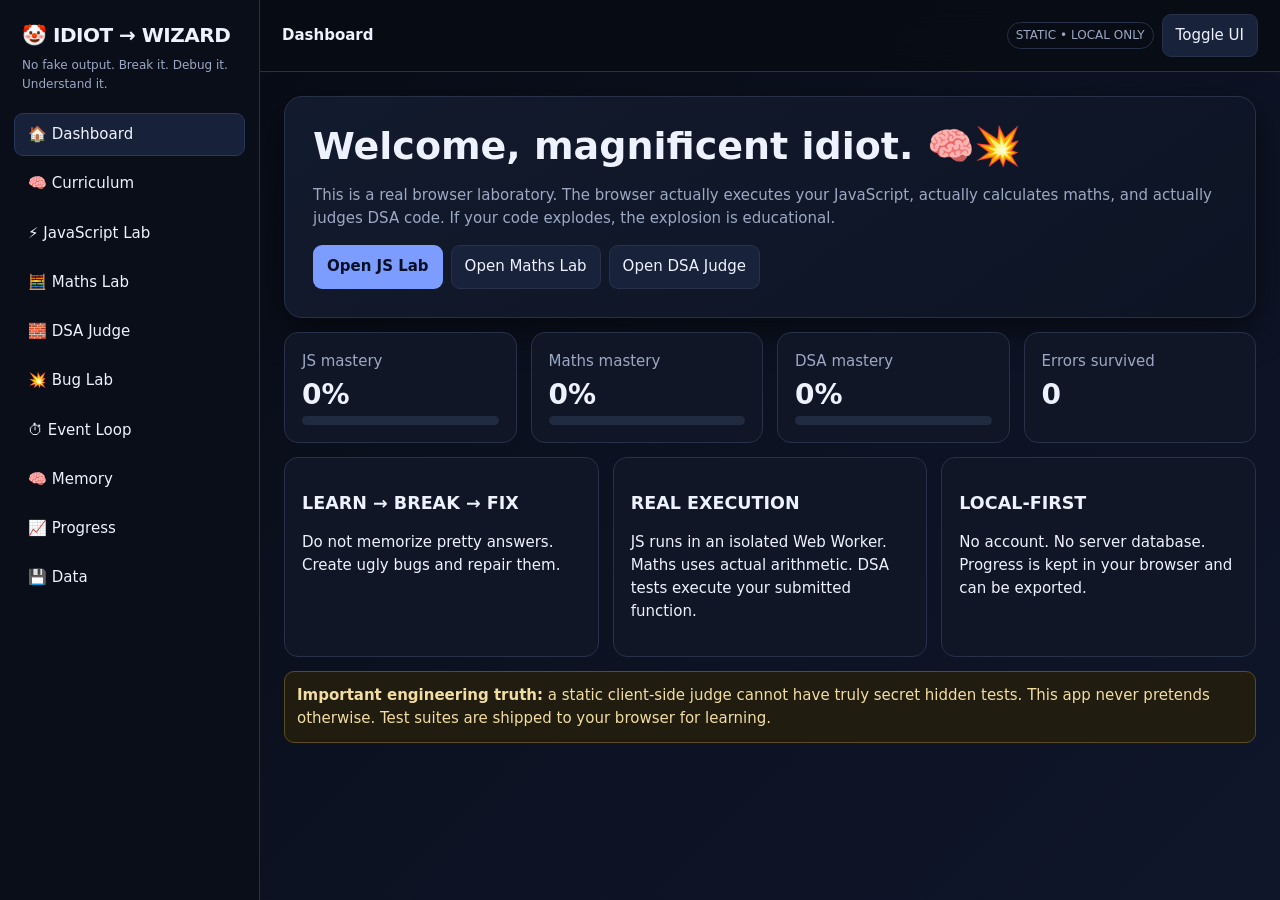
<file: index.html>
<!doctype html>
<html lang="en">
<head>
<meta charset="utf-8">
<meta name="viewport" content="width=device-width,initial-scale=1">
<meta name="theme-color" content="#0b1020">
<meta name="description" content="IDIOT → WIZARD: real JavaScript, Mathematics and DSA learning laboratory.">
<title>IDIOT → WIZARD — Real JS + Maths + DSA Lab</title>
<style>
:root{--bg:#080b14;--panel:#101625;--panel2:#151c2e;--text:#eef2ff;--muted:#9ca8c4;--line:#27314a;--accent:#7c9cff;--good:#42d392;--bad:#ff6b7a;--warn:#ffc857;--shadow:0 12px 35px #0008}
*{box-sizing:border-box}body{margin:0;background:linear-gradient(135deg,#070a12,#0c1222 55%,#10162a);color:var(--text);font:15px/1.55 system-ui,-apple-system,Segoe UI,Roboto,sans-serif}button,input,textarea,select{font:inherit}button{cursor:pointer;border:1px solid var(--line);background:#18223a;color:var(--text);padding:9px 13px;border-radius:9px}button:hover{filter:brightness(1.18)}button.primary{background:var(--accent);color:#081022;border-color:transparent;font-weight:800}button.danger{background:#3a1720;border-color:#6a2634}.app{display:grid;grid-template-columns:260px 1fr;min-height:100vh}.side{position:sticky;top:0;height:100vh;padding:20px 14px;border-right:1px solid var(--line);background:#090e19}.brand{font-size:20px;font-weight:900;letter-spacing:-.5px;margin:0 8px 5px}.tag{color:var(--muted);font-size:12px;margin:0 8px 20px}.nav{display:grid;gap:6px}.nav button{text-align:left;background:transparent;border-color:transparent}.nav button.active{background:#18213a;border-color:#2a385a}.main{min-width:0}.top{position:sticky;top:0;z-index:5;display:flex;justify-content:space-between;align-items:center;padding:14px 22px;background:#080c15eF;backdrop-filter:blur(12px);border-bottom:1px solid var(--line)}.wrap{max-width:1500px;margin:auto;padding:24px}.page{display:none}.page.active{display:block}.hero{padding:28px;border:1px solid var(--line);border-radius:18px;background:linear-gradient(145deg,#121a2d,#0d1424);box-shadow:var(--shadow)}h1,h2,h3{line-height:1.15}h1{font-size:38px;margin:0 0 8px}.muted{color:var(--muted)}.grid{display:grid;gap:14px}.g2{grid-template-columns:repeat(2,minmax(0,1fr))}.g3{grid-template-columns:repeat(3,minmax(0,1fr))}.g4{grid-template-columns:repeat(4,minmax(0,1fr))}.card{background:var(--panel);border:1px solid var(--line);border-radius:14px;padding:17px}.stat{font-size:28px;font-weight:900}.pill{display:inline-block;padding:3px 8px;border:1px solid var(--line);border-radius:999px;color:var(--muted);font-size:12px}.bar{height:9px;background:#202a40;border-radius:20px;overflow:hidden}.bar>i{display:block;height:100%;background:var(--accent)}.toolbar{display:flex;gap:8px;flex-wrap:wrap;align-items:center}.lab{display:grid;grid-template-columns:1fr 1fr;gap:14px}.editor{width:100%;min-height:390px;resize:vertical;background:#070a10;color:#e8efff;border:1px solid #303b58;border-radius:10px;padding:15px;font:14px/1.55 ui-monospace,SFMono-Regular,Consolas,monospace;tab-size:2}.console{min-height:390px;max-height:620px;overflow:auto;background:#05070c;border:1px solid #303b58;border-radius:10px;padding:15px;white-space:pre-wrap;font:13px/1.55 ui-monospace,Consolas,monospace}.ok{color:var(--good)}.err{color:var(--bad)}.warn{color:var(--warn)}.teach{border-left:4px solid var(--accent);background:#111a2d;padding:13px;border-radius:8px}.row{display:flex;gap:8px;align-items:center;flex-wrap:wrap}.field{display:grid;gap:5px}.field input,.field textarea,.field select{background:#0a1020;color:var(--text);border:1px solid var(--line);border-radius:8px;padding:9px}.field input{min-width:130px}.table{width:100%;border-collapse:collapse}.table th,.table td{border-bottom:1px solid var(--line);padding:9px;text-align:left;vertical-align:top}.challenge pre{white-space:pre-wrap}.hidden{display:none!important}.lesson{padding:14px;border:1px solid var(--line);border-radius:12px;background:#0d1423}.lesson.done{border-color:#287f5a}.tree{max-height:550px;overflow:auto}.tree details{border-bottom:1px solid var(--line);padding:7px}.tree summary{cursor:pointer;font-weight:750}.tree ul{margin:8px 0 0 20px;color:var(--muted)}.kbd{font:12px ui-monospace;padding:2px 6px;border:1px solid var(--line);border-radius:5px;background:#0b1020}.notice{padding:12px;border-radius:10px;background:#201c0f;border:1px solid #5c4d20;color:#f3dda0}.dangerbox{padding:12px;border-radius:10px;background:#241116;border:1px solid #6b2936}.successbox{padding:12px;border-radius:10px;background:#0e241b;border:1px solid #246d4c}@media(max-width:1000px){.app{grid-template-columns:1fr}.side{position:static;height:auto;border-right:0;border-bottom:1px solid var(--line)}.nav{grid-template-columns:repeat(3,1fr)}.lab,.g4,.g3{grid-template-columns:1fr 1fr}}@media(max-width:650px){.wrap{padding:13px}.nav{grid-template-columns:1fr 1fr}.g2,.g3,.g4,.lab{grid-template-columns:1fr}h1{font-size:29px}}
</style>
</head>
<body>
<div class="app">
<aside class="side">
  <div class="brand">🤡 IDIOT → WIZARD</div>
  <div class="tag">No fake output. Break it. Debug it. Understand it.</div>
  <div class="nav">
    <button data-page="home" class="active">🏠 Dashboard</button>
    <button data-page="curriculum">🧠 Curriculum</button>
    <button data-page="js">⚡ JavaScript Lab</button>
    <button data-page="math">🧮 Maths Lab</button>
    <button data-page="dsa">🧱 DSA Judge</button>
    <button data-page="bugs">💥 Bug Lab</button>
    <button data-page="event">⏱ Event Loop</button>
    <button data-page="memory">🧠 Memory</button>
    <button data-page="progress">📈 Progress</button>
    <button data-page="data">💾 Data</button>
  </div>
</aside>
<main class="main">
<header class="top"><strong id="pageTitle">Dashboard</strong><div class="toolbar"><span class="pill">STATIC • LOCAL ONLY</span><button id="themeBtn">Toggle UI</button></div></header>
<div class="wrap">

<section id="home" class="page active">
<div class="hero"><h1>Welcome, magnificent idiot. 🧠💥</h1><p class="muted">This is a real browser laboratory. The browser actually executes your JavaScript, actually calculates maths, and actually judges DSA code. If your code explodes, the explosion is educational.</p><div class="toolbar"><button class="primary" data-go="js">Open JS Lab</button><button data-go="math">Open Maths Lab</button><button data-go="dsa">Open DSA Judge</button></div></div>
<div class="grid g4" style="margin-top:14px">
<div class="card"><div class="muted">JS mastery</div><div class="stat" id="jsStat">0%</div><div class="bar"><i id="jsBar"></i></div></div>
<div class="card"><div class="muted">Maths mastery</div><div class="stat" id="mathStat">0%</div><div class="bar"><i id="mathBar"></i></div></div>
<div class="card"><div class="muted">DSA mastery</div><div class="stat" id="dsaStat">0%</div><div class="bar"><i id="dsaBar"></i></div></div>
<div class="card"><div class="muted">Errors survived</div><div class="stat" id="errStat">0</div></div>
</div>
<div class="grid g3" style="margin-top:14px">
<div class="card"><h3>LEARN → BREAK → FIX</h3><p>Do not memorize pretty answers. Create ugly bugs and repair them.</p></div>
<div class="card"><h3>REAL EXECUTION</h3><p>JS runs in an isolated Web Worker. Maths uses actual arithmetic. DSA tests execute your submitted function.</p></div>
<div class="card"><h3>LOCAL-FIRST</h3><p>No account. No server database. Progress is kept in your browser and can be exported.</p></div>
</div>
<div class="notice" style="margin-top:14px"><b>Important engineering truth:</b> a static client-side judge cannot have truly secret hidden tests. This app never pretends otherwise. Test suites are shipped to your browser for learning.</div>
</section>

<section id="curriculum" class="page">
<div class="hero"><h1>Full Curriculum</h1><p class="muted">The map is intentionally enormous. Tick topics only after you can explain and use them.</p></div>
<div class="grid g2" style="margin-top:14px">
<div class="card"><h2>JavaScript — from zero to dangerous</h2><div id="jsCurr" class="tree"></div></div>
<div class="card"><h2>Mathematics — the machinery underneath DSA</h2><div id="mathCurr" class="tree"></div></div>
<div class="card"><h2>DSA — from array potato to algorithm wizard</h2><div id="dsaCurr" class="tree"></div></div>
<div class="card"><h2>Practical Engineering</h2><div id="engCurr" class="tree"></div></div>
</div>
</section>

<section id="js" class="page">
<div class="hero"><h1>⚡ JavaScript Lab</h1><p class="muted">Run real code. Syntax error? Runtime error? Wrong output? Good. We teach the corpse.</p></div>
<div class="toolbar" style="margin:14px 0"><button class="primary" id="runJS">▶ Run</button><button id="stopJS">■ Stop</button><button id="clearJS">Clear</button><button id="explainJS">Explain last result</button><select id="jsPreset"><option value="">Presets…</option><option value="hello">Hello + types</option><option value="bug">Broken code</option><option value="async">Async ordering</option><option value="rec">Recursion</option><option value="closure">Closure</option><option value="reference">Reference trap</option></select></div>
<div class="lab"><div><textarea id="jsCode" class="editor">// REAL JAVASCRIPT LAB
console.log("Hello, idiot → wizard!");
const numbers = [1, 2, 3, 4];
console.log(numbers.map(n => n * 2));
</textarea></div><div id="jsOut" class="console">Press Run. The browser will execute the code.</div></div>
<div id="jsTeach" style="margin-top:14px"></div>
</section>

<section id="math" class="page">
<div class="hero"><h1>🧮 Maths Lab</h1><p class="muted">Calculators are actual calculators. No pre-written answers pretending to be mathematics.</p></div>
<div class="card" style="margin-top:14px"><div class="toolbar"><select id="mathTool"><option value="expr">Expression</option><option value="gcd">GCD / LCM</option><option value="prime">Prime / Factorization</option><option value="stats">Statistics</option><option value="quad">Quadratic equation</option><option value="mod">Modular arithmetic</option><option value="matrix">2×2 Matrix</option><option value="comb">Combinatorics</option><option value="percent">Percentage</option><option value="binary">Binary / Hex / Bitwise</option></select></div><div id="mathForm" style="margin-top:14px"></div><div id="mathResult" style="margin-top:14px"></div></div>
</section>

<section id="dsa" class="page">
<div class="hero"><h1>🧱 DSA Judge</h1><p class="muted">You write the function. The browser supplies tests. Actual expected vs actual. Actual pass/fail.</p></div>
<div class="toolbar" style="margin:14px 0"><select id="dsaChallenge"></select><button class="primary" id="runDSA">Run tests</button><button id="randomDSA">Random challenge</button></div>
<div id="dsaInfo" class="card challenge"></div>
<div class="lab" style="margin-top:14px"><textarea id="dsaCode" class="editor"></textarea><div id="dsaOut" class="console">Tests have not run.</div></div>
<div id="dsaTeach" style="margin-top:14px"></div>
</section>

<section id="bugs" class="page">
<div class="hero"><h1>💥 Bug Lab</h1><p class="muted">Every bug is a teacher wearing a clown costume.</p></div>
<div id="bugList" class="grid g2" style="margin-top:14px"></div>
</section>

<section id="event" class="page">
<div class="hero"><h1>⏱ Event Loop Laboratory</h1><p class="muted">Predict first. Then let the real browser tell you whether your brain lied.</p></div>
<div class="card" style="margin-top:14px"><textarea id="eventCode" class="editor" style="min-height:250px">console.log("A");
setTimeout(() => console.log("B - timer"), 0);
Promise.resolve().then(() => console.log("C - microtask"));
console.log("D");</textarea><div class="toolbar" style="margin-top:10px"><button class="primary" id="runEvent">Run real code</button><button id="clearEvent">Clear output</button></div><div id="eventOut" class="console" style="margin-top:10px">Expected by you? Write it down first. Then run.</div></div>
</section>

<section id="memory" class="page">
<div class="hero"><h1>🧠 Memory & References</h1><p class="muted">The browser owns the real heap and garbage collector, so we teach observable reference behavior rather than drawing fake RAM diagrams and calling them reality.</p></div>
<div class="grid g2" style="margin-top:14px">
<div class="card"><h3>Reference identity</h3><pre class="console" style="min-height:180px">const a = {x: 1};
const b = a;
b.x = 99;
console.log(a.x); // 99</pre><button class="primary" id="runMemory">Run experiment</button></div>
<div class="card"><h3>Garbage collection</h3><p>JavaScript engines decide when unreachable objects are collected. You cannot demand “collect now” from ordinary browser JavaScript. We therefore separate observable reference behavior from implementation-dependent GC behavior.</p><div class="teach">Engineer rule: if your explanation requires knowing the exact GC moment, stop pretending. Measure what is observable and use documentation for engine internals.</div></div>
</div><div id="memoryOut" class="console" style="margin-top:14px">No experiment yet.</div>
</section>

<section id="progress" class="page">
<div class="hero"><h1>📈 Progress</h1><p class="muted">Progress is stored locally. No account required.</p></div><div id="progressBody" style="margin-top:14px"></div>
</section>

<section id="data" class="page">
<div class="hero"><h1>💾 Your Data</h1><p class="muted">Export a JSON backup. Import it later. Nothing is uploaded by this app.</p></div>
<div class="card" style="margin-top:14px"><div class="toolbar"><button class="primary" id="exportData">Export JSON</button><label><button>Import JSON</button><input id="importData" type="file" accept=".json" hidden></label><button class="danger" id="resetData">Reset local progress</button></div><div id="dataStatus" style="margin-top:14px"></div></div>
</section>

</div></main></div>

<script>
"use strict";
const STORE_KEY="idiot-wizard-v1";
const state=JSON.parse(localStorage.getItem(STORE_KEY)||'{"topics":{},"runs":0,"errors":0,"attempts":0,"theme":0,"notes":[]}');
function save(){localStorage.setItem(STORE_KEY,JSON.stringify(state));updateStats()}
function $(s){return document.querySelector(s)} function $all(s){return [...document.querySelectorAll(s)]}
function esc(x){return String(x).replace(/[&<>"]/g,c=>({"&":"&amp;","<":"&lt;",">":"&gt;",'"':"&quot;"}[c]))}
function go(page){$all(".page").forEach(x=>x.classList.toggle("active",x.id===page));$all(".nav button").forEach(x=>x.classList.toggle("active",x.dataset.page===page));$("#pageTitle").textContent=({home:"Dashboard",curriculum:"Curriculum",js:"JavaScript Lab",math:"Maths Lab",dsa:"DSA Judge",bugs:"Bug Lab",event:"Event Loop",memory:"Memory",progress:"Progress",data:"Data"})[page]||page}
$all("[data-page]").forEach(b=>b.onclick=()=>go(b.dataset.page));$all("[data-go]").forEach(b=>b.onclick=()=>go(b.dataset.go));
$("#themeBtn").onclick=()=>{state.theme=state.theme?0:1;document.body.style.filter=state.theme?"saturate(.75) brightness(.9)":"";save()};

const curriculum={
js:["Programming foundations","ECMAScript and engines","let / const / var","Primitive types","Objects and property descriptors","Operators","Type conversion and coercion","Control flow","Functions and parameters","Higher-order functions","Recursion","Closures","Scope and hoisting","Arrays and array algorithms","Strings and Unicode / UTF-16","Number / BigInt / floating point","Math API","Dates / time / UTC","RegExp","Destructuring","Spread / rest","Prototypes","Classes","this / call / apply / bind","Iterators and generators","Symbols","Map / Set / WeakMap / WeakSet","Errors and stack traces","Callbacks","Event loop","Promises","async / await","Promise combinators","Memory / reachability / GC","ES modules","Node.js runtime","Filesystem / streams / buffers","Browser APIs","DOM","Events / delegation","Forms / validation","Fetch / HTTP / JSON","URL / History / Location","Cookies / Web Storage / IndexedDB","Workers / Service Workers","Canvas / Web Audio","WebSockets / WebRTC","Streams","Web Crypto","Security: XSS / CSRF / CORS / SOP","npm / package.json / semver","Bundlers / transpilers / source maps","Testing / assertions / mocks","Performance / profiling / rendering","Proxy / Reflect / metaprogramming","Typed arrays / ArrayBuffer / DataView","Intl / serialization","Atomics / SharedArrayBuffer","Advanced async iterators"],
math:["Arithmetic and order of operations","Integers and negatives","Fractions and decimals","Percentages","Ratios and proportions","Factors and multiples","Prime numbers","GCD and LCM","Divisibility","Algebraic expressions","Equations","Inequalities","Functions and graphs","Coordinate geometry","Sequences","Series","Exponents and roots","Logarithms","Logic and truth tables","Sets","Relations and functions","Proof by induction","Contradiction and contrapositive","Counting","Permutations and combinations","Pigeonhole principle","Recurrences","Modular arithmetic","Euclidean algorithm","Extended Euclidean algorithm","Congruences","Fermat's little theorem","Probability","Conditional probability","Bayes theorem","Independence","Expected value and variance","Random variables","Distributions","Statistics","Mean / median / mode","Standard deviation","Correlation / regression","Vectors","Matrices","Linear systems","Determinants","Gaussian elimination","Eigenvalues / eigenvectors","Graph theory","Trees as mathematical objects","Limits","Derivatives","Integrals","Optimization","Numerical methods","Binary / hexadecimal / bitwise mathematics"],
dsa:["Big-O / Omega / Theta","Best / average / worst case","Amortized analysis","Arrays","Prefix sums","Difference arrays","Sliding window","Two pointers","Kadane's algorithm","Matrix algorithms","String frequency","Palindrome","Anagrams","Substring search","KMP","Rabin-Karp","Z algorithm","Linked lists","Fast / slow pointers","Stacks","Expression evaluation","Monotonic stack","Queues","Deque","Priority queues","Hash tables","Hash functions and collisions","Binary trees","Tree traversals","BST","AVL trees","Red-black trees","Heaps","Tries","Segment trees","Fenwick trees","Graphs","BFS","DFS","Components","Cycle detection","Topological sorting","Dijkstra","Bellman-Ford","Floyd-Warshall","Minimum spanning tree","Kruskal","Prim","Disjoint Set Union","SCC","Bridges","Articulation points","Brute force","Divide and conquer","Greedy","Backtracking","Memoization","Dynamic programming","Bit manipulation","Randomized algorithms","Range queries","Network flow","Matching","Computational geometry","Advanced DP","Advanced string algorithms"],
eng:["Debugging workflow","Reading stack traces","Test design","Assertions","Edge-case design","Property-based thinking","Benchmarking","Complexity measurement","Memory reasoning","Code review","Refactoring","Security fundamentals","Browser DevTools","Git and version control","Modules and project structure","Accessibility","Web performance","Capstone projects"]
};
function renderCurriculum(){for(const [id,items] of Object.entries(curriculum)){const el=$("#"+id+"Curr");if(!el)continue;el.innerHTML=items.map((x,i)=>'<label class="lesson"><input type="checkbox" data-topic="'+id+'::'+i+'" '+(state.topics[id+"::"+i]?"checked":"")+'> '+esc(x)+'</label>').join("")}$("#engCurr").innerHTML=curriculum.eng.map((x,i)=>'<label class="lesson"><input type="checkbox" data-topic="eng::'+i+'" '+(state.topics["eng::"+i]?"checked":"")+'> '+esc(x)+'</label>').join("");$all("[data-topic]").forEach(c=>c.onchange=()=>{state.topics[c.dataset.topic]=c.checked;save();renderCurriculum()})}
renderCurriculum();

const presets={
hello:`const name = "wizard";
const n = 42;
console.log("name:", name);
console.log("typeof n:", typeof n);
console.log("2 + " + "2 =", 2 + 2);`,
bug:`function add(a, b) {
  return a + c;
}
console.log(add(2, 3));`,
async:`console.log("A");
setTimeout(() => console.log("B - timer"), 0);
Promise.resolve().then(() => console.log("C - microtask"));
console.log("D");`,
rec:`function factorial(n) {
  if (n === 0) return 1;
  return n * factorial(n - 1);
}
console.log(factorial(5));`,
closure:`function counter() {
  let n = 0;
  return () => ++n;
}
const next = counter();
console.log(next(), next(), next());`,
reference:`const a = {x: 1};
const b = a;
b.x = 99;
console.log("a.x =", a.x);
console.log("a === b =", a === b);`
};
$("#jsPreset").onchange=e=>{if(presets[e.target.value])$("#jsCode").value=presets[e.target.value]};
function formatVal(v){if(typeof v==="string")return v;try{return JSON.stringify(v,(k,x)=>typeof x==="bigint"?x+"n":x,2)}catch{return String(v)}}
let worker=null;
function teachError(msg,kind="Error"){state.errors++;save();const m=String(msg);let idiot="The code face-planted.";if(/SyntaxError/i.test(m)){kind="Syntax error";idiot="You broke the grammar. JavaScript is a strict little grammar goblin."}else if(/ReferenceError/i.test(m)){kind="Reference error";idiot="You called a name JavaScript cannot find. The variable is hiding under the bed."}else if(/TypeError/i.test(m)){kind="Type error";idiot="You asked a value to do something it cannot do. A banana cannot become a database server."}else if(/RangeError/i.test(m)){kind="Range error";idiot="Your value escaped the allowed range. Mathematics has thrown a chair."}return '<div class="dangerbox"><b>'+esc(kind)+'</b><p>'+esc(idiot)+'</p><div><b>Real error:</b><pre>'+esc(m)+'</pre></div><div><b>Engineer explanation:</b> Read the first useful stack-trace line, identify the operation and value involved, then reproduce the smallest failing case.</div><div class="toolbar" style="margin-top:8px"><button onclick="showHelp()">WHY?</button><button onclick="showFixTip()">SHOW FIX STRATEGY</button></div></div>'}
window.showHelp=()=>alert("DEBUG METHOD:\n1. Read the first useful error line.\n2. Find the exact operation.\n3. Inspect the values/types.\n4. Reduce to a tiny example.\n5. Fix one cause.\n6. Run again.\n7. Add a regression test.");
window.showFixTip=()=>alert("Do not randomly change code. State the expected behavior, find the first divergence, change the smallest necessary thing, then rerun.");
function makeWorker(){const src=`self.onmessage=async e=>{const logs=[];const old={log:console.log,warn:console.warn,error:console.error,info:console.info};const fmt=v=>{try{return typeof v==="string"?v:JSON.stringify(v,(k,x)=>typeof x==="bigint"?x+"n":x,2)}catch{return String(v)}};for(const k of Object.keys(old))console[k]=(...a)=>logs.push({k,args:a.map(fmt)});try{const AsyncFunction=Object.getPrototypeOf(async function(){}).constructor;const fn=new AsyncFunction(e.data.code);const value=await fn();self.postMessage({ok:true,logs,value:fmt(value)})}catch(err){self.postMessage({ok:false,logs,error:String(err&&err.stack||err)})}};`;return new Worker(URL.createObjectURL(new Blob([src],{type:"text/javascript"})))}
$("#runJS").onclick=()=>{if(worker)worker.terminate();worker=makeWorker();state.runs++;save();$("#jsOut").textContent="Running real JavaScript…";$("#jsTeach").innerHTML="";worker.onmessage=e=>{const d=e.data;let out=d.logs.map(x=>"["+x.k+"] "+x.args.join(" ")).join("\n");if(d.value!=="undefined")out+=(out?"\n":"")+"[return] "+d.value;$("#jsOut").textContent=out||"(no console output)";if(!d.ok)$("#jsTeach").innerHTML=teachError(d.error);else $("#jsTeach").innerHTML='<div class="successbox"><b>REAL EXECUTION COMPLETE.</b><p>No runtime exception escaped. That does not prove the logic is correct—tests and expected behavior still matter.</p></div>';worker.terminate();worker=null}};
$("#stopJS").onclick=()=>{if(worker){worker.terminate();worker=null;$("#jsOut").textContent+="\n[stopped]";}};
$("#clearJS").onclick=()=>{$("#jsOut").textContent="Cleared.";$("#jsTeach").innerHTML=""};
$("#explainJS").onclick=()=>{const t=$("#jsTeach");t.innerHTML='<div class="teach"><b>Debug commentary:</b> First classify the result: syntax, runtime, or logic. A successful run only proves that the engine accepted and executed the program. For logic errors, write an invariant and test an edge case.</div>'};

const mathForms={
expr:'<div class="field"><label>Expression</label><input id="mExpr" value="(12 + 8) * 3 / 2"></div>',
gcd:'<div class="row"><div class="field"><label>a</label><input id="ma" type="number" value="48"></div><div class="field"><label>b</label><input id="mb" type="number" value="18"></div></div>',
prime:'<div class="field"><label>n</label><input id="mp" type="number" value="360"></div>',
stats:'<div class="field"><label>Numbers (comma separated)</label><input id="ms" value="2,4,4,4,5,5,7,9"></div>',
quad:'<div class="row"><div class="field"><label>a</label><input id="qa" value="1"></div><div class="field"><label>b</label><input id="qb" value="-5"></div><div class="field"><label>c</label><input id="qc" value="6"></div></div>',
mod:'<div class="row"><div class="field"><label>a</label><input id="moa" value="7"></div><div class="field"><label>mod m</label><input id="mom" value="13"></div><div class="field"><label>power e</label><input id="moe" value="5"></div></div>',
matrix:'<div class="row">'+["a","b","c","d"].map((x,i)=>'<div class="field"><label>'+x+'</label><input id="x'+x+'" value="'+([1,2,3,4][i])+'"></div>').join("")+'</div>',
comb:'<div class="row"><div class="field"><label>n</label><input id="cn" value="10"></div><div class="field"><label>r</label><input id="cr" value="3"></div></div>',
percent:'<div class="row"><div class="field"><label>value</label><input id="pv" value="250"></div><div class="field"><label>percent</label><input id="pp" value="18"></div></div>',
binary:'<div class="row"><div class="field"><label>integer</label><input id="bi" value="42"></div><div class="field"><label>bit shift</label><input id="bs" value="1"></div></div>'
};
function showMathForm(){const t=$("#mathTool").value;$("#mathForm").innerHTML=mathForms[t]+'<button class="primary" id="calcMath" style="margin-top:12px">Calculate</button>';$("#calcMath").onclick=calcMath}
$("#mathTool").onchange=showMathForm;showMathForm();
function gcd(a,b){a=Math.abs(a);b=Math.abs(b);while(b){[a,b]=[b,a%b]}return a}
function factor(n){n=Math.abs(n);const f=[];for(let p=2;p*p<=n;p++){while(n%p===0){f.push(p);n/=p}}if(n>1)f.push(n);return f}
function fact(n){if(!Number.isInteger(n)||n<0||n>170)throw Error("factorial requires integer 0..170 for Number precision");let r=1;for(let i=2;i<=n;i++)r*=i;return r}
function calcMath(){try{const t=$("#mathTool").value;let r;if(t==="expr"){const s=$("#mExpr").value;if(!/^[0-9+*/%().\s^-]+$/.test(s))throw Error("Expression calculator accepts only numeric arithmetic characters.");r=Function("return ("+s+")")()}else if(t==="gcd"){const a=+$("#ma").value,b=+$("#mb").value,g=gcd(a,b);r={gcd:g,lcm:g?Math.abs(a/g*b):0}}else if(t==="prime"){const n=Number($("#mp").value);r={prime:n>=2&&factor(n).length===1&&factor(n)[0]===n,factors:factor(n)}}else if(t==="stats"){const a=$("#ms").value.split(",").map(Number).filter(Number.isFinite).sort((x,y)=>x-y);if(!a.length)throw Error("Need at least one number.");const mean=a.reduce((x,y)=>x+y,0)/a.length;const med=a.length%2?a[(a.length-1)/2]:(a[a.length/2-1]+a[a.length/2])/2;const variance=a.reduce((s,x)=>s+(x-mean)**2,0)/a.length;r={count:a.length,min:a[0],max:a[a.length-1],mean,median:med,variance,populationSD:Math.sqrt(variance)}}else if(t==="quad"){const a=+$("#qa").value,b=+$("#qb").value,c=+$("#qc").value;if(a===0)r={linear:b?[-c/b]:"identity/no solution"};else{const d=b*b-4*a*c;r=d<0?{discriminant:d,roots:"complex",realPart:-b/(2*a),imagPart:Math.sqrt(-d)/(2*a)}:{discriminant:d,roots:[(-b+Math.sqrt(d))/(2*a),(-b-Math.sqrt(d))/(2*a)]}}}else if(t==="mod"){const a=BigInt($("#moa").value),m=BigInt($("#mom").value),e=BigInt($("#moe").value);let base=((a%m)+m)%m,res=1n;for(let x=e;x>0n;x>>=1n){if(x&1n)res=res*base%m;base=base*base%m}r={normalized:String(((a%m)+m)%m),powerMod:String(res),gcd:String(gcd(Number(a),Number(m)))} }else if(t==="matrix"){const a=+$("#xa").value,b=+$("#xb").value,c=+$("#xc").value,d=+$("#xd").value;const det=a*d-b*c;r={determinant:det,inverse:det?[[d/det,-b/det],[-c/det,a/det]]:"undefined (determinant is zero)"}}else if(t==="comb"){const n=+$("#cn").value,rr=+$("#cr").value;if(!Number.isInteger(n)||!Number.isInteger(rr)||rr<0||n<0||rr>n)throw Error("Require integers with 0 ≤ r ≤ n.");r={nCr:fact(n)/(fact(rr)*fact(n-rr)),nPr:fact(n)/fact(n-rr)}}else if(t==="percent"){const v=+$("#pv").value,p=+$("#pp").value;r={percentValue:v*p/100,afterIncrease:v*(1+p/100),afterDecrease:v*(1-p/100)}}else if(t==="binary"){const n=Number($("#bi").value),s=Number($("#bs").value);r={binary:n.toString(2),hex:n.toString(16),leftShift:n<<s,rightShift:n>>s,and1:n&1,or1:n|1,xor1:n^1}}$("#mathResult").innerHTML='<div class="successbox"><pre>'+esc(formatVal(r))+'</pre></div>'}catch(e){$("#mathResult").innerHTML=teachError(e.message,"Mathematical input/calculation error")}}
function dsaTests(name){const T={
sum:{title:"Array Sum",signature:"sumArray(arr)",prompt:"Return the sum of every number in arr.",starter:"function sumArray(arr) {\n  // write code\n}",tests:[[[],0],[[1,2,3,4],10],[[-2,5,-1],2],[[1000000],1000000]]},
max:{title:"Maximum",signature:"maxArray(arr)",prompt:"Return the largest number. Input is non-empty.",starter:"function maxArray(arr) {\n  // write code\n}",tests:[[[3,1,9,2],9],[[-5,-2,-9],-2],[[7],7],[[0,0,0],0]]},
pal:{title:"Palindrome",signature:"isPalindrome(s)",prompt:"Return true if s reads identically forward and backward. Compare exact characters.",starter:"function isPalindrome(s) {\n  // write code\n}",tests:[["racecar",true],["hello",false],["",true],["aa",true],["ab",false]]},
binary:{title:"Binary Search",signature:"binarySearch(arr,target)",prompt:"Return the index of target in sorted arr, or -1.",starter:"function binarySearch(arr,target) {\n  // write code\n}",tests:[[[1,3,5,7],5,2],[[1,3,5,7],2,-1],[[4],4,0],[[-5,-2,0,9],-5,0]]}
};return T[name]}
const dsaNames=["sum","max","pal","binary"];$("#dsaChallenge").innerHTML=dsaNames.map(x=>'<option value="'+x+'">'+dsaTests(x).title+'</option>').join("");
function loadDSA(){const t=dsaTests($("#dsaChallenge").value);$("#dsaInfo").innerHTML='<h2>'+esc(t.title)+'</h2><p>'+esc(t.prompt)+'</p><p><span class="pill">Signature: '+esc(t.signature)+'</span> <span class="pill">'+t.tests.length+' local tests</span></p>';$("#dsaCode").value=t.starter;$("#dsaOut").textContent="Tests have not run.";$("#dsaTeach").innerHTML=""}$("#dsaChallenge").onchange=loadDSA;loadDSA();
$("#randomDSA").onclick=()=>{$("#dsaChallenge").value=dsaNames[Math.floor(Math.random()*dsaNames.length)];loadDSA()};
$("#runDSA").onclick=()=>{const name=$("#dsaChallenge").value,t=dsaTests(name),code=$("#dsaCode").value;let fn;try{fn=Function(code+"; return "+t.signature.split("(")[0])()}catch(e){$("#dsaOut").textContent=e.stack||String(e);$("#dsaTeach").innerHTML=teachError(e.stack||e);return}let pass=0,lines=[];for(let i=0;i<t.tests.length;i++){const x=t.tests[i],args=name==="binary"?[x[0],x[1]]:[x[0]];const expected=name==="binary"?x[2]:x[1];try{const actual=fn(...structuredClone(args));const ok=JSON.stringify(actual)===JSON.stringify(expected);if(ok)pass++;lines.push((ok?"PASS ":"FAIL ")+"#"+(i+1)+" expected="+formatVal(expected)+" actual="+formatVal(actual))}catch(e){lines.push("ERROR #"+(i+1)+" "+(e.stack||e))}}state.attempts++;save();$("#dsaOut").textContent=lines.join("\n");const ok=pass===t.tests.length;$("#dsaTeach").innerHTML=ok?'<div class="successbox"><b>ALL TESTS PASSED.</b><p>Now ask: what is the time complexity, space complexity, invariant, and which edge case would break a careless implementation?</p></div>':'<div class="dangerbox"><b>'+pass+"/"+t.tests.length+' passed.</b><p>This is a real wrong answer. Do not patch the expected output. Find the first failing input and reason from the invariant.</p><p><b>Common DSA causes:</b> wrong initialization, wrong loop condition, off-by-one, empty/single input, duplicates, negative values, pointer movement, or incorrect complexity.</p></div>'};

const bugs=[
["Syntax error",`const x = (2 + 3;`,"The parser cannot build valid syntax. Count delimiters and read the reported location."],
["Reference error",`console.log(total);\nconst total = 10;`,"The binding exists lexically but is in the temporal dead zone before initialization."],
["Type error",`const n = 42;\nn.toUpperCase();`,"Number does not provide the string method you called."],
["Off-by-one",`const a=[10,20,30];\nfor(let i=0;i<=a.length;i++) console.log(a[i]);`,"<= runs one iteration too far; the last access becomes undefined."],
["Mutation trap",`const a=[1,2,3];\nconst b=a;\nb.push(4);\nconsole.log(a);`,"a and b reference the same array object."],
["Async trap",`console.log("A");\nsetTimeout(()=>console.log("B"),0);\nPromise.resolve().then(()=>console.log("C"));\nconsole.log("D");`,"Synchronous code finishes first; promise reactions run as microtasks before timers."],
["Wrong base case",`function f(n){ return n*f(n-1); }\nconsole.log(f(3));`,"Recursion needs a terminating base case and a step that moves toward it."],
["Precision trap",`console.log(0.1 + 0.2);\nconsole.log((0.1+0.2)===0.3);`,"Binary floating-point cannot represent many decimal fractions exactly."]
];
$("#bugList").innerHTML=bugs.map((b,i)=>'<div class="card"><h3>'+esc(b[0])+'</h3><pre class="console" style="min-height:150px">'+esc(b[1])+'</pre><button class="primary" onclick="runBug('+i+')">Break it for real</button><div id="bug'+i+'" style="margin-top:10px"></div></div>').join("");
window.runBug=async i=>{const code=bugs[i][1],w=makeWorker();$("#bug"+i).textContent="Running…";w.onmessage=e=>{$("#bug"+i).innerHTML='<pre class="console" style="min-height:80px">'+esc(e.data.logs.map(x=>x.args.join(" ")).join("\n")+(e.data.error?"\n"+e.data.error:""))+'</pre><div class="teach"><b>Why:</b> '+esc(bugs[i][2])+'</div>';w.terminate()} ;w.postMessage({code})};

$("#runEvent").onclick=()=>{const w=makeWorker();$("#eventOut").textContent="Running…";w.onmessage=e=>{$("#eventOut").textContent=e.data.logs.map(x=>x.args.join(" ")).join("\n")+(e.data.error?"\n"+e.data.error:"");w.terminate()};w.postMessage({code:$("#eventCode").value})};
$("#clearEvent").onclick=()=>$("#eventOut").textContent="Cleared.";
$("#runMemory").onclick=()=>{const a={x:1},b=a;b.x=99;$("#memoryOut").textContent="a.x after b.x=99 → "+a.x+"\na === b → "+(a===b)+"\n\nReal observable lesson: object assignment copies the reference, not the object."};

function updateStats(){const count=Object.keys(state.topics).length,done=Object.values(state.topics).filter(Boolean).length;const pct=(prefix)=>{const n=curriculum[prefix].length;const d=curriculum[prefix].filter((_,i)=>state.topics[prefix+"::"+i]).length;return Math.round(d/n*100)};const j=pct("js"),m=pct("math"),d=pct("dsa");$("#jsStat").textContent=j+"%";$("#mathStat").textContent=m+"%";$("#dsaStat").textContent=d+"%";$("#jsBar").style.width=j+"%";$("#mathBar").style.width=m+"%";$("#dsaBar").style.width=d+"%";$("#errStat").textContent=state.errors;$("#progressBody").innerHTML='<div class="grid g4"><div class="card"><b>Topics checked</b><div class="stat">'+done+'</div></div><div class="card"><b>JS</b><div class="stat">'+j+'%</div></div><div class="card"><b>Maths</b><div class="stat">'+m+'%</div></div><div class="card"><b>DSA</b><div class="stat">'+d+'%</div></div></div><div class="card" style="margin-top:14px"><p>Real JS runs: '+state.runs+' • DSA attempts: '+state.attempts+' • Recorded errors: '+state.errors+'</p></div>'}
updateStats();

$("#exportData").onclick=()=>{const blob=new Blob([JSON.stringify(state,null,2)],{type:"application/json"});const a=document.createElement("a");a.href=URL.createObjectURL(blob);a.download="idiot-wizard-progress.json";a.click();URL.revokeObjectURL(a.href);$("#dataStatus").innerHTML='<div class="successbox">Backup exported.</div>'};
$("#importData").onchange=e=>{const f=e.target.files[0];if(!f)return;const r=new FileReader();r.onload=()=>{try{const x=JSON.parse(r.result);if(!x||typeof x!=="object"||!x.topics)throw Error("Not an IDIOT → WIZARD backup.");localStorage.setItem(STORE_KEY,JSON.stringify(x));location.reload()}catch(err){$("#dataStatus").innerHTML='<div class="dangerbox">'+esc(err.message)+'</div>'}};r.readAsText(f)};
$("#resetData").onclick=()=>{if(confirm("Delete local progress? This cannot be undone unless you exported a backup.")){localStorage.removeItem(STORE_KEY);location.reload()}};
if("serviceWorker" in navigator)window.addEventListener("load",()=>navigator.serviceWorker.register("service-worker.js").catch(()=>{}));
</script>
</body>
</html>
</file>
